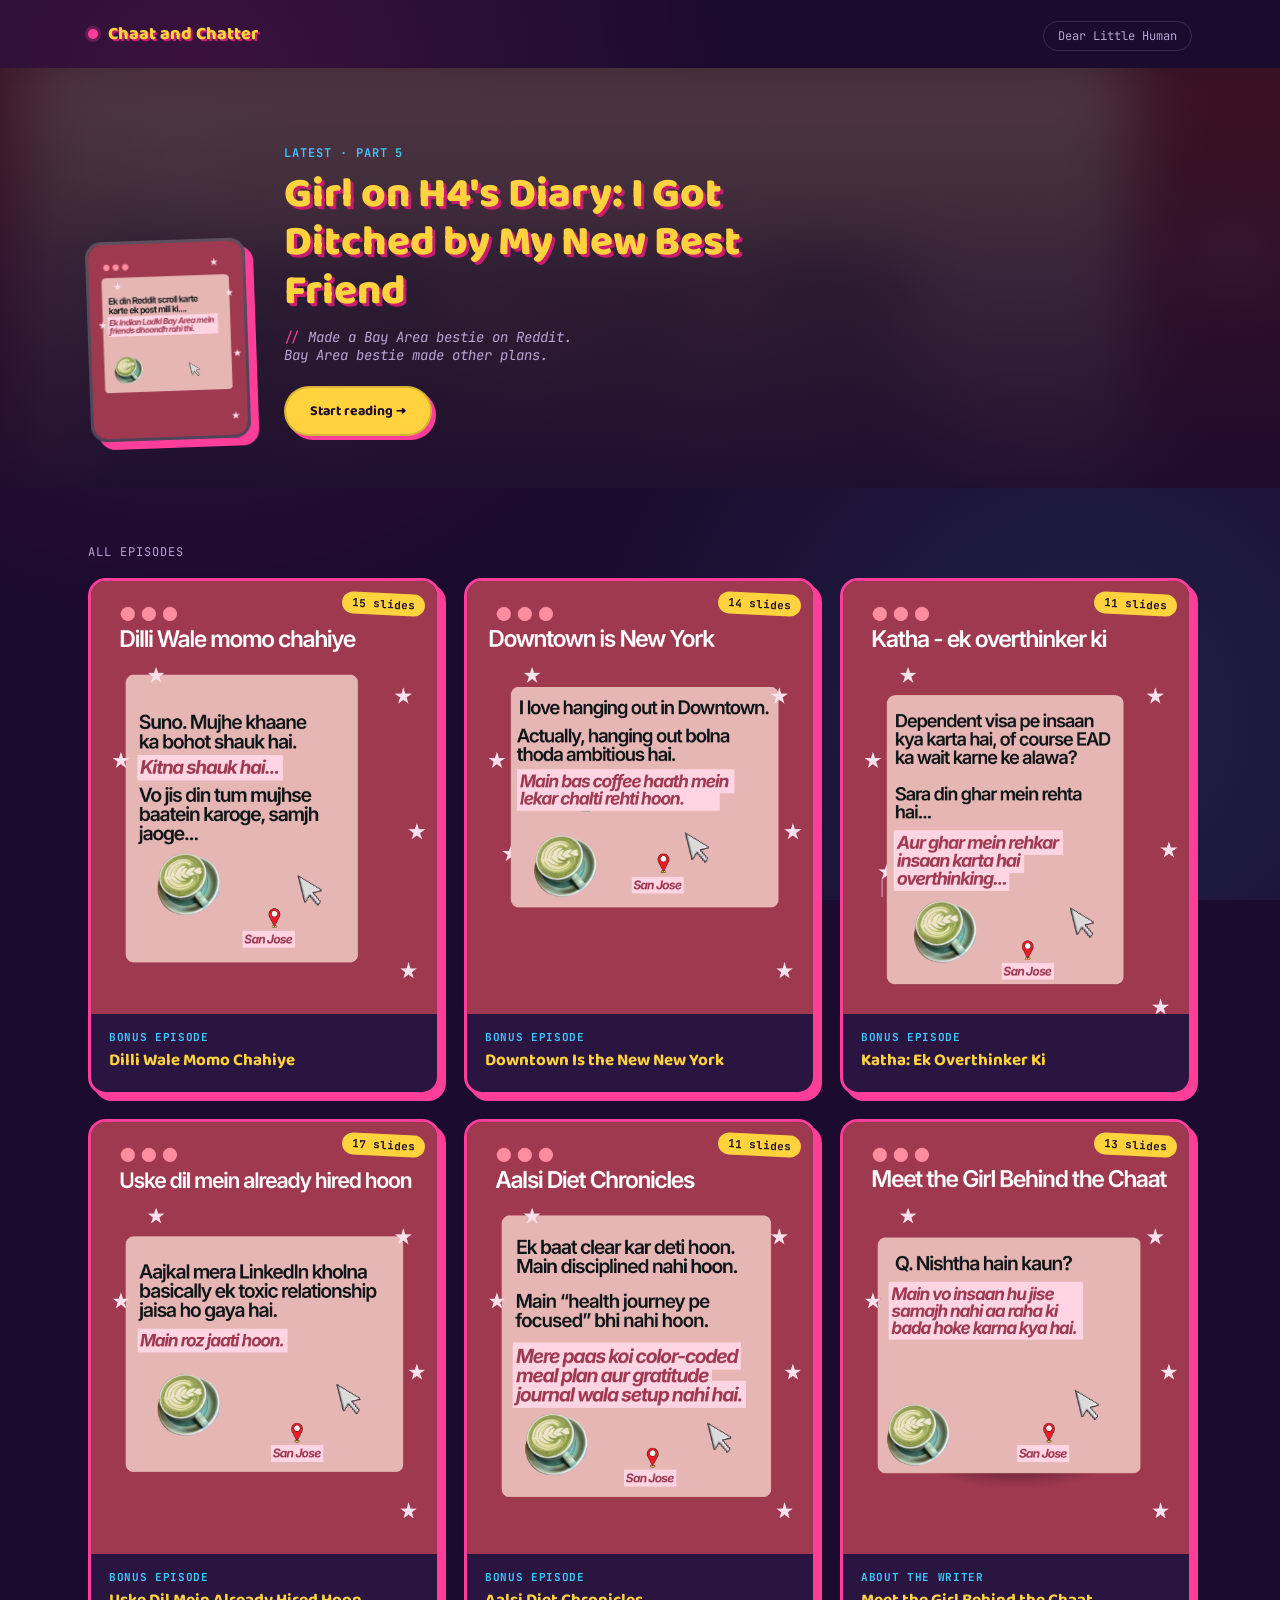
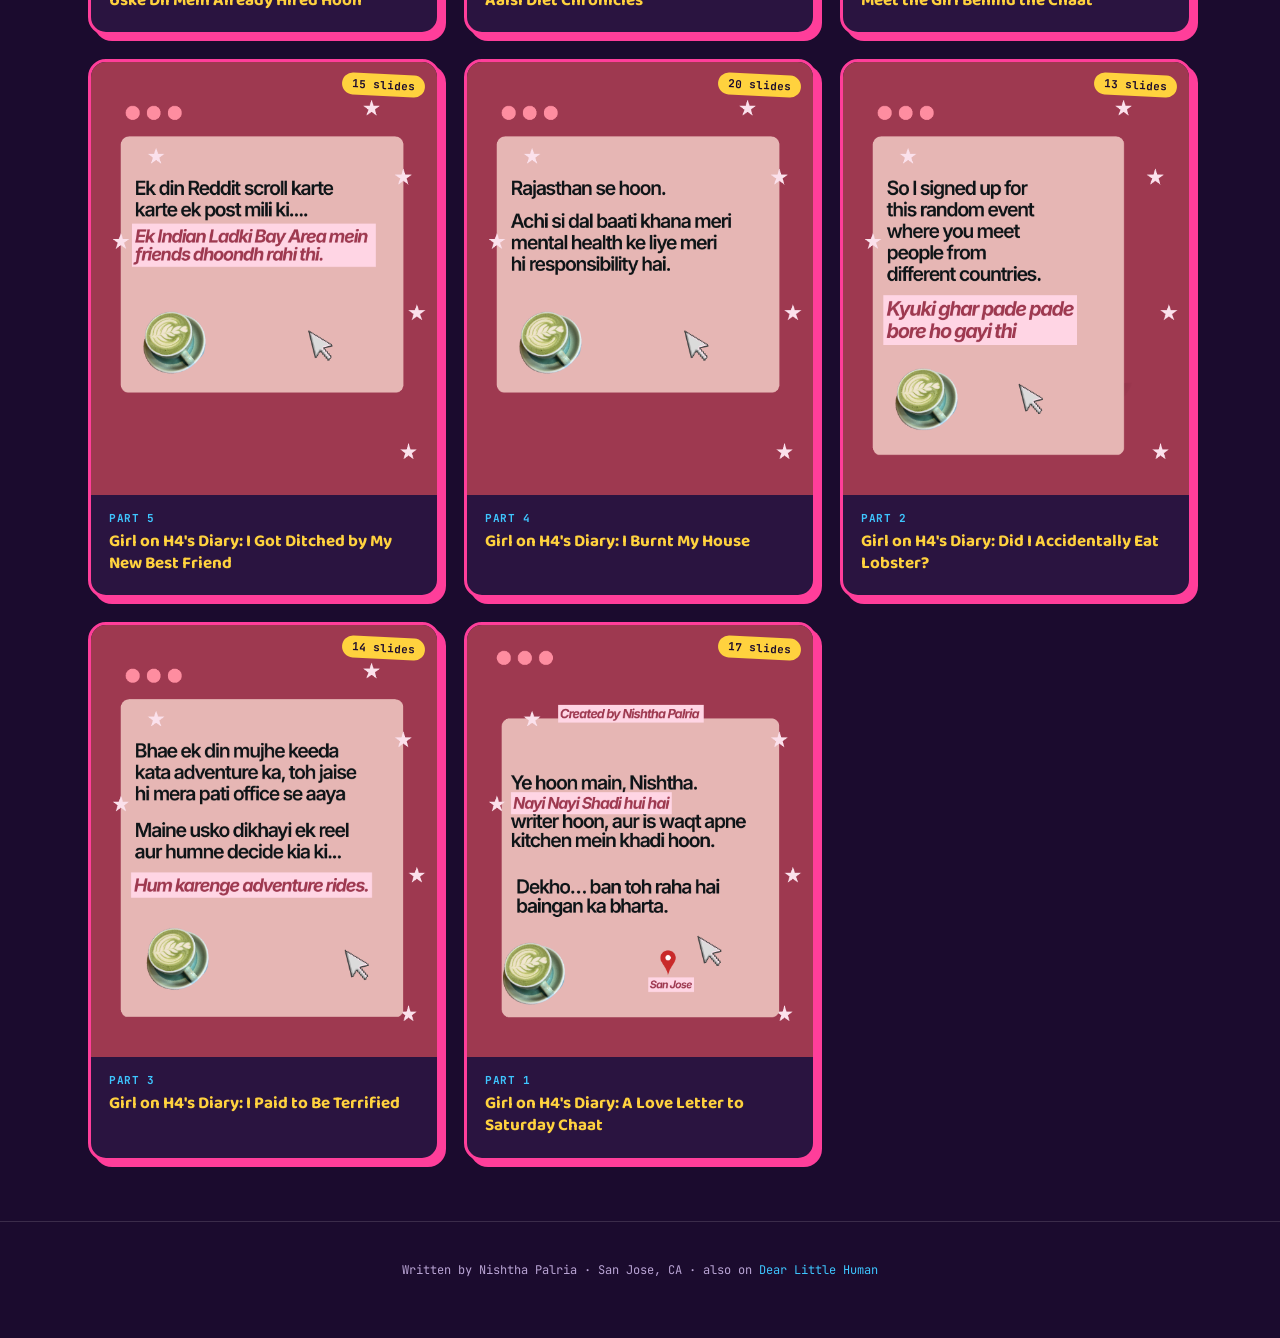
<file: index.html>
<!DOCTYPE html>
<html lang="en">
<head>
<meta charset="UTF-8">
<meta name="viewport" content="width=device-width, initial-scale=1.0">
<title>Chaat and Chatter</title>
<meta name="description" content="A swipe-through diary of small disasters, one green card at a time.">
<link rel="stylesheet" href="style.css?v=2">
</head>
<body>

  <header class="site-header">
    <div class="brand"><span class="dot"></span> Chaat and Chatter</div>
    <nav><a href="https://nishthapalria.github.io/dearlittlehuman/">Dear Little Human</a></nav>
  </header>

  <section class="hero">
    <div class="hero-bg" style="background-image: url('part5-slide-08.png');"></div>
    <div class="hero-scrim"></div>
    <div class="hero-content">
      <div class="hero-cover"><img src="part5-slide-01.png" alt=""></div>
      <div class="hero-text">
        <div class="hero-kicker">Latest &middot; Part 5</div>
        <h1 class="hero-title">Girl on H4's Diary: I Got Ditched by My New Best Friend</h1>
        <p class="hero-hook">Made a Bay Area bestie on Reddit.<br>Bay Area bestie made other plans.</p>
        <a class="hero-cta" href="part5.html">Start reading &rarr;</a>
      </div>
    </div>
  </section>

  <div class="section-label">All episodes</div>
  <div class="episode-grid">

    <a class="ep-card" href="momo.html">
      <div class="ep-card-img">
        <img src="momo-slide-01.png" alt="">
        <div class="ep-card-count">15 slides</div>
      </div>
      <div class="ep-card-body">
        <div class="ep-card-part">Bonus episode</div>
        <div class="ep-card-title">Dilli Wale Momo Chahiye</div>
      </div>
    </a>

    <a class="ep-card" href="downtown.html">
      <div class="ep-card-img">
        <img src="downtown-slide-01.png" alt="">
        <div class="ep-card-count">14 slides</div>
      </div>
      <div class="ep-card-body">
        <div class="ep-card-part">Bonus episode</div>
        <div class="ep-card-title">Downtown Is the New New York</div>
      </div>
    </a>

    <a class="ep-card" href="katha.html">
      <div class="ep-card-img">
        <img src="katha-slide-01.png" alt="">
        <div class="ep-card-count">11 slides</div>
      </div>
      <div class="ep-card-body">
        <div class="ep-card-part">Bonus episode</div>
        <div class="ep-card-title">Katha: Ek Overthinker Ki</div>
      </div>
    </a>

    <a class="ep-card" href="hired.html">
      <div class="ep-card-img">
        <img src="hired-slide-01.png" alt="">
        <div class="ep-card-count">17 slides</div>
      </div>
      <div class="ep-card-body">
        <div class="ep-card-part">Bonus episode</div>
        <div class="ep-card-title">Uske Dil Mein Already Hired Hoon</div>
      </div>
    </a>

    <a class="ep-card" href="aalsi.html">
        <div class="ep-card-img"><img src="aalsi-slide-01.png" alt=""><div class="ep-card-count">11 slides</div></div>
        <div class="ep-card-body"><div class="ep-card-part">Bonus episode</div><div class="ep-card-title">Aalsi Diet Chronicles</div></div>
      </a>
      <a class="ep-card" href="meet.html">
      <div class="ep-card-img">
        <img src="meet-slide-01.png" alt="">
        <div class="ep-card-count">13 slides</div>
      </div>
      <div class="ep-card-body">
        <div class="ep-card-part">About the writer</div>
        <div class="ep-card-title">Meet the Girl Behind the Chaat</div>
      </div>
    </a>

    <a class="ep-card" href="part5.html">
      <div class="ep-card-img">
        <img src="part5-slide-01.png" alt="">
        <div class="ep-card-count">15 slides</div>
      </div>
      <div class="ep-card-body">
        <div class="ep-card-part">Part 5</div>
        <div class="ep-card-title">Girl on H4's Diary: I Got Ditched by My New Best Friend</div>
      </div>
    </a>

    <a class="ep-card" href="part4.html">
      <div class="ep-card-img">
        <img src="part4-slide-01.png" alt="">
        <div class="ep-card-count">20 slides</div>
      </div>
      <div class="ep-card-body">
        <div class="ep-card-part">Part 4</div>
        <div class="ep-card-title">Girl on H4's Diary: I Burnt My House</div>
      </div>
    </a>

    <a class="ep-card" href="part2.html">
      <div class="ep-card-img">
        <img src="part2-slide-01.png" alt="">
        <div class="ep-card-count">13 slides</div>
      </div>
      <div class="ep-card-body">
        <div class="ep-card-part">Part 2</div>
        <div class="ep-card-title">Girl on H4's Diary: Did I Accidentally Eat Lobster?</div>
      </div>
    </a>

    <a class="ep-card" href="part3.html">
      <div class="ep-card-img">
        <img src="part3-slide-01.png" alt="">
        <div class="ep-card-count">14 slides</div>
      </div>
      <div class="ep-card-body">
        <div class="ep-card-part">Part 3</div>
        <div class="ep-card-title">Girl on H4's Diary: I Paid to Be Terrified</div>
      </div>
    </a>

    <a class="ep-card" href="part1.html">
      <div class="ep-card-img">
        <img src="part1-slide-01.png" alt="">
        <div class="ep-card-count">17 slides</div>
      </div>
      <div class="ep-card-body">
        <div class="ep-card-part">Part 1</div>
        <div class="ep-card-title">Girl on H4's Diary: A Love Letter to Saturday Chaat</div>
      </div>
    </a>

  </div>

  <footer class="site-footer">Written by Nishtha Palria &middot; San Jose, CA &middot; also on <a href="https://nishthapalria.github.io/dearlittlehuman/" style="color: var(--blue);">Dear Little Human</a></footer>

</body>
</html>
</file>
<file: style.css>
@import url('https://fonts.googleapis.com/css2?family=Baloo+2:wght@500;600;700;800&family=JetBrains+Mono:ital,wght@0,400;0,500;0,600;1,400;1,500&family=Sora:wght@400;500&display=swap');

* { box-sizing: border-box; }
:root {
  --bg: #1B0B2E;
  --bg-card: #2A1440;
  --pink: #FF3E9A;
  --pink-deep: #C91C6E;
  --blue: #3EC6FF;
  --yellow: #FFD23E;
  --text: #E8DFF5;
  --text-soft: #b9a4d4;
  --line: rgba(253,246,241,0.14);
}
body {
  margin: 0;
  background: var(--bg);
  background-image:
    radial-gradient(circle at 15% 10%, rgba(255,62,154,0.14), transparent 40%),
    radial-gradient(circle at 85% 80%, rgba(62,198,255,0.12), transparent 40%);
  background-attachment: fixed;
  color: var(--text);
  font-family: 'JetBrains Mono', monospace;
  -webkit-font-smoothing: antialiased;
}
a { color: inherit; text-decoration: none; }
img { max-width: 100%; display: block; }

.site-header {
  display: flex;
  align-items: center;
  justify-content: space-between;
  padding: 20px 28px;
  max-width: 1160px;
  margin: 0 auto;
}
.site-header .brand {
  display: flex;
  align-items: center;
  gap: 10px;
  font-family: 'Baloo 2', sans-serif;
  font-weight: 800;
  font-size: 18px;
  color: var(--yellow);
  text-shadow: 2px 2px 0 var(--pink-deep);
}
.site-header .brand .dot {
  width: 10px; height: 10px; border-radius: 50%; background: var(--pink);
  box-shadow: 0 0 0 3px rgba(255,62,154,0.25);
}
.site-header nav a {
  font-size: 12px;
  color: var(--text-soft);
  border: 1.5px solid var(--line);
  padding: 6px 14px;
  border-radius: 999px;
}
.site-footer {
  text-align: center;
  padding: 40px 24px 60px;
  font-size: 12px;
  color: var(--text-soft);
  border-top: 1px solid var(--line);
  margin-top: 40px;
}

.hero {
  position: relative;
  overflow: hidden;
  margin: 0 0 56px;
  min-height: 420px;
  display: flex;
  align-items: flex-end;
}
.hero-bg {
  position: absolute; inset: 0;
  background-size: cover;
  background-position: center 20%;
  filter: blur(30px) brightness(0.4) saturate(1.3);
  transform: scale(1.15);
}
.hero-scrim {
  position: absolute; inset: 0;
  background: linear-gradient(180deg, rgba(27,11,46,0.25) 0%, rgba(27,11,46,0.9) 100%);
}
.hero-content {
  position: relative;
  z-index: 2;
  max-width: 1160px;
  margin: 0 auto;
  width: 100%;
  padding: 48px 28px 48px;
  display: flex;
  align-items: flex-end;
  gap: 36px;
}
.hero-cover {
  width: 160px;
  aspect-ratio: 4/5;
  border-radius: 16px;
  overflow: hidden;
  box-shadow: 8px 8px 0 var(--pink);
  flex-shrink: 0;
  border: 3px solid rgba(255,255,255,0.2);
  transform: rotate(-2deg) translateZ(0);
}
.hero-cover img { width: 100%; height: 100%; object-fit: cover; }
.hero-text { padding-bottom: 4px; }
.hero-kicker {
  font-size: 12px; letter-spacing: 0.08em; text-transform: uppercase;
  color: var(--blue); margin-bottom: 10px; font-weight: 600;
}
.hero-title {
  font-family: 'Baloo 2', sans-serif; font-weight: 800;
  font-size: clamp(26px, 4vw, 42px); line-height: 1.15; margin: 0 0 12px; max-width: 560px;
  color: var(--yellow); text-shadow: 3px 3px 0 var(--pink-deep);
}
.hero-hook { font-style: italic; font-size: 14px; color: var(--text-soft); max-width: 480px; margin: 0 0 22px; }
.hero-hook::before { content: "// "; color: var(--pink); font-style: normal; }
.hero-cta {
  display: inline-flex; align-items: center; gap: 8px;
  background: var(--yellow); color: var(--bg);
  font-weight: 700; font-size: 14px; font-family: 'Baloo 2', sans-serif;
  padding: 12px 24px; border-radius: 999px;
  border: 2px solid rgba(0,0,0,0.15);
  box-shadow: 4px 4px 0 var(--pink);
  transition: transform 0.15s ease, box-shadow 0.15s ease;
}
.hero-cta:hover { transform: translate(-2px,-2px); box-shadow: 6px 6px 0 var(--pink); }

.section-label {
  max-width: 1160px; margin: 0 auto; padding: 0 28px;
  font-size: 12px; letter-spacing: 0.08em; text-transform: uppercase; color: var(--text-soft);
  margin-bottom: 18px;
}
.episode-grid {
  max-width: 1160px; margin: 0 auto 60px; padding: 0 28px;
  display: grid; grid-template-columns: repeat(3, minmax(0,1fr)); gap: 24px;
}
.ep-card {
  border-radius: 18px; overflow: hidden; background: var(--bg-card);
  border: 3px solid var(--pink);
  box-shadow: 6px 6px 0 var(--pink);
  transition: transform 0.15s ease, box-shadow 0.15s ease;
}
.ep-card:hover { transform: translate(-3px,-3px); box-shadow: 9px 9px 0 var(--pink); }
.ep-card-img { aspect-ratio: 4/5; overflow: hidden; position: relative; transform: translateZ(0); -webkit-transform: translateZ(0); }
.ep-card-img img { width: 100%; height: 100%; object-fit: cover; }
.ep-card-count {
  position: absolute; top: 12px; right: 12px;
  background: var(--yellow); color: var(--bg);
  font-size: 11px; font-weight: 700; padding: 4px 10px; border-radius: 999px;
  transform: rotate(3deg);
}
.ep-card-body { padding: 16px 18px 20px; }
.ep-card-part { font-size: 11px; letter-spacing: 0.06em; text-transform: uppercase; color: var(--blue); font-weight: 700; }
.ep-card-title { font-family: 'Baloo 2', sans-serif; font-size: 17px; font-weight: 700; margin: 6px 0 0; line-height: 1.3; color: var(--yellow); }
@media (max-width: 760px) {
  .episode-grid { grid-template-columns: 1fr; }
  .hero-content { flex-direction: column; align-items: flex-start; }
  .hero-cover { width: 120px; }
}

.viewer-page { position: relative; min-height: 100vh; }
.viewer-ambient { position: fixed; inset: 0; z-index: 0; overflow: hidden; }
.viewer-ambient img {
  width: 100%; height: 100%; object-fit: cover;
  filter: blur(44px) brightness(0.35) saturate(1.3);
  transform: scale(1.2);
  transition: opacity 0.4s ease;
}
.viewer-ambient::after {
  content: ""; position: absolute; inset: 0;
  background:
    radial-gradient(circle at 15% 10%, rgba(255,62,154,0.18), transparent 40%),
    radial-gradient(circle at 85% 80%, rgba(62,198,255,0.16), transparent 40%),
    rgba(27,11,46,0.35);
}
.viewer-header { position: relative; z-index: 2; }

.viewer-layout {
  position: relative; z-index: 2;
  max-width: 1160px; margin: 0 auto;
  padding: 20px 28px 80px;
  display: grid;
  grid-template-columns: 1fr;
  gap: 40px;
}
@media (min-width: 900px) {
  .viewer-layout { grid-template-columns: 420px 1fr; align-items: start; }
  .viewer-stage-col { position: sticky; top: 32px; }
}

.h4d-carousel-wrap { width: 100%; max-width: 420px; margin: 0 auto; }
.h4d-stage {
  position: relative; border-radius: 26px; overflow: hidden;
  background: var(--bg-card);
  border: 4px solid var(--pink);
  box-shadow: 10px 10px 0 var(--blue);
}
.h4d-track { display: flex; overflow-x: auto; scroll-snap-type: x mandatory; scrollbar-width: none; -ms-overflow-style: none; touch-action: pan-y; }
.h4d-track::-webkit-scrollbar { display: none; }
.h4d-slide { flex: 0 0 100%; scroll-snap-align: center; aspect-ratio: 4 / 5; }
.h4d-slide img { width: 100%; height: 100%; object-fit: cover; display: block; }
.h4d-nav-btn {
  flex: 0 0 auto;
  width: 40px; height: 40px; border-radius: 50%;
  border: 2px solid var(--bg); background: var(--yellow); color: var(--bg);
  font-size: 18px; display: flex; align-items: center; justify-content: center; cursor: pointer;
  box-shadow: 3px 3px 0 rgba(0,0,0,0.4);
}
.h4d-controls { display: flex; align-items: center; justify-content: space-between; gap: 10px; margin-top: 18px; }
.h4d-nav-btn:disabled { opacity: 0.25; cursor: default; pointer-events: none; }
.h4d-counter {
  position: absolute; top: 14px; right: 16px;
  background: var(--pink); color: #fff;
  font-size: 12px; font-weight: 700; padding: 4px 10px; border-radius: 999px;
}
.h4d-dots { display: flex; justify-content: center; gap: 6px; flex-wrap: wrap; flex: 1; }
.h4d-dot { width: 8px; height: 8px; border-radius: 50%; background: rgba(253,246,241,0.25); border: none; padding: 0; cursor: pointer; }
.h4d-dot.active { background: var(--yellow); transform: scale(1.3); }
.swipe-hint { text-align: center; font-size: 12px; color: var(--text-soft); margin-top: 14px; }
.swipe-hint::before { content: "> "; color: var(--pink); }

.engagement { text-align: center; margin-top: 20px; }
.engagement #like-btn {
  font-family: 'Baloo 2', sans-serif; font-weight: 700; font-size: 0.9rem;
  background: var(--bg-card); border: 2px solid var(--pink); color: var(--text);
  padding: 10px 22px; border-radius: 999px; cursor: pointer;
  box-shadow: 3px 3px 0 var(--pink);
  transition: transform 0.15s ease, box-shadow 0.15s ease;
}
.engagement #like-btn:hover { transform: translate(-2px,-2px); box-shadow: 5px 5px 0 var(--pink); }

.share-row {
  display: flex; justify-content: center; gap: 8px; flex-wrap: wrap;
  margin-top: 12px;
}
.share-btn {
  font-family: 'Baloo 2', sans-serif; font-weight: 700; font-size: 0.78rem;
  background: var(--bg-card); border: 2px solid var(--blue); color: var(--text);
  padding: 8px 14px; border-radius: 999px; cursor: pointer;
  box-shadow: 3px 3px 0 var(--blue);
  transition: transform 0.15s ease, box-shadow 0.15s ease;
  display: inline-flex; align-items: center; gap: 4px;
}
.share-btn:hover { transform: translate(-2px,-2px); box-shadow: 5px 5px 0 var(--blue); }
.share-btn.share-wa { border-color: #25D366; box-shadow: 3px 3px 0 #25D366; }
.share-btn.share-wa:hover { box-shadow: 5px 5px 0 #25D366; }
#disqus_thread { margin-top: 20px; }
.ep-info #disqus_thread { color-scheme: dark; }

.ep-info .back-link { font-size: 13px; color: var(--text-soft); display: inline-flex; align-items: center; gap: 6px; margin-bottom: 18px; }
.ep-info .part-label { font-size: 12px; letter-spacing: 0.08em; text-transform: uppercase; color: var(--blue); font-weight: 700; }
.ep-info h1 {
  font-family: 'Baloo 2', sans-serif; font-weight: 800;
  font-size: clamp(26px, 3.4vw, 36px); margin: 10px 0 14px; line-height: 1.2;
  color: var(--yellow); text-shadow: 3px 3px 0 var(--pink-deep);
}
.ep-info .hook { font-style: italic; font-size: 14px; color: var(--text-soft); margin: 0 0 24px; max-width: 480px; }
.ep-info .hook::before { content: "// "; color: var(--pink); font-style: normal; }
.ep-info .meta-row { display: flex; gap: 12px; font-size: 12px; color: var(--text-soft); margin-bottom: 28px; }
.ep-info .meta-row span {
  background: var(--bg-card); border: 1px solid var(--line);
  padding: 5px 12px; border-radius: 999px;
}
.ep-info .divider { height: 2px; background: repeating-linear-gradient(90deg, var(--pink), var(--pink) 6px, transparent 6px, transparent 12px); margin: 28px 0; opacity: 0.5; }
.ep-story { margin: 8px 0 4px; max-width: 480px; }
.ep-story p { font-family: 'Sora', sans-serif; font-weight: 400; font-size: 0.95rem; line-height: 1.8; color: var(--text); margin: 0 0 16px; }
.ep-story p.story-closing { font-style: italic; color: var(--text-soft); border-left: 2px solid var(--pink); padding-left: 14px; }
.more-label { font-size: 12px; letter-spacing: 0.08em; text-transform: uppercase; color: var(--text-soft); margin-bottom: 14px; }
.more-list { display: flex; flex-direction: column; gap: 12px; }
.more-card {
  display: flex; gap: 14px; align-items: center;
  background: var(--bg-card);
  border: 2px solid var(--line);
  border-radius: 14px; padding: 10px;
  transition: border-color 0.2s ease, transform 0.15s ease;
}
.more-card:hover { border-color: var(--blue); transform: translateX(3px); }
.more-card img { width: 52px; height: 65px; object-fit: cover; border-radius: 8px; flex-shrink: 0; border: 2px solid rgba(255,255,255,0.15); }
.more-card .mc-part { font-size: 10px; text-transform: uppercase; letter-spacing: 0.06em; color: var(--blue); font-weight: 700; }
.more-card .mc-title { font-family: 'Baloo 2', sans-serif; font-size: 14px; font-weight: 700; color: var(--yellow); margin-top: 2px; line-height: 1.3; }
</file>
